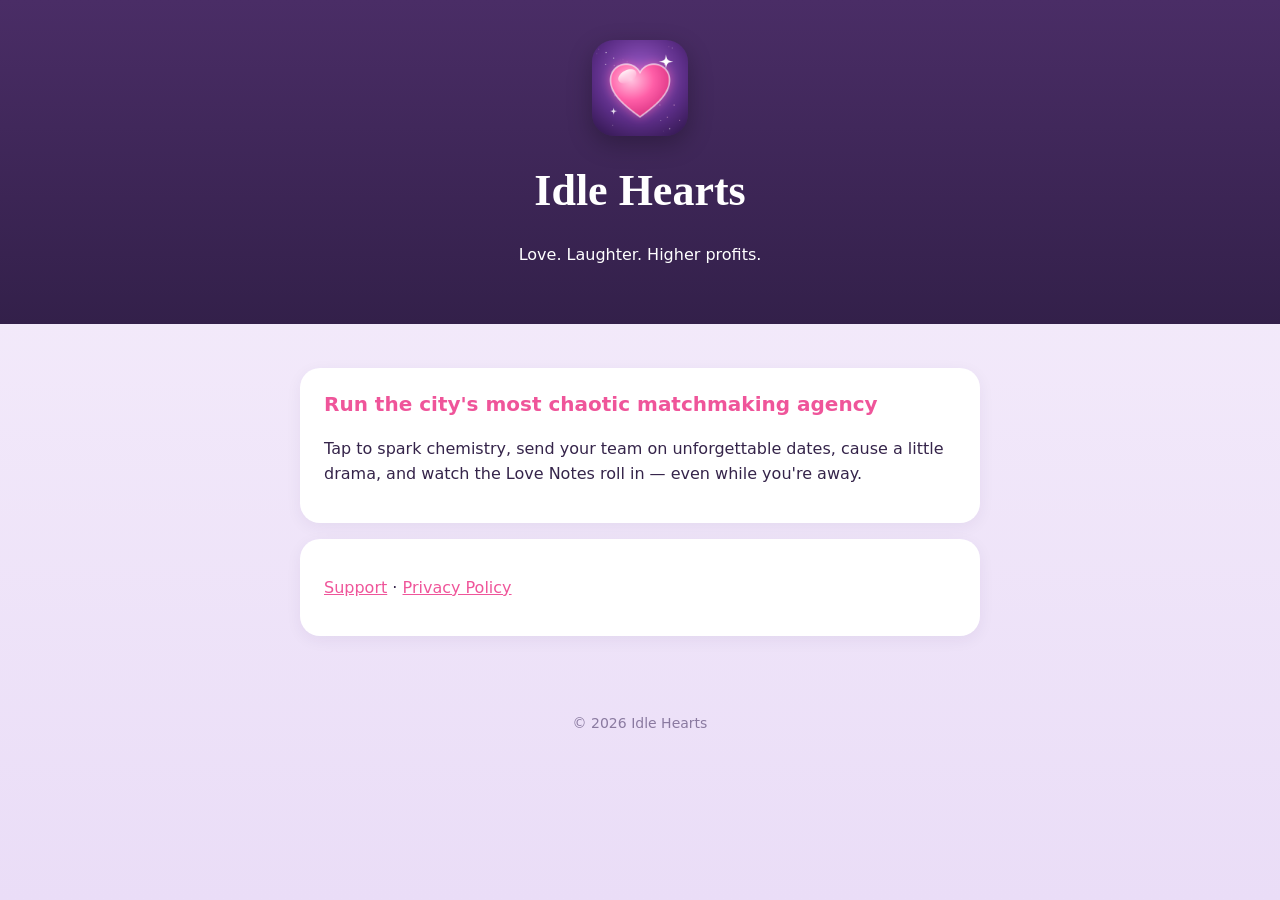
<file: docs/index.html>
<!doctype html><html lang="en"><head><meta charset="utf-8"><meta name="viewport" content="width=device-width,initial-scale=1">
<title>Idle Hearts</title><link rel="stylesheet" href="style.css"></head><body>
<header><img src="icon.png" alt="Idle Hearts icon"><h1>Idle Hearts</h1><p>Love. Laughter. Higher profits.</p></header>
<main>
<section><h2>Run the city's most chaotic matchmaking agency</h2><p>Tap to spark chemistry, send your team on unforgettable dates, cause a little drama, and watch the Love Notes roll in — even while you're away.</p></section>
<section><p><a href="support.html">Support</a> · <a href="privacy.html">Privacy Policy</a></p></section>
</main><footer>© 2026 Idle Hearts</footer></body></html>
</file>
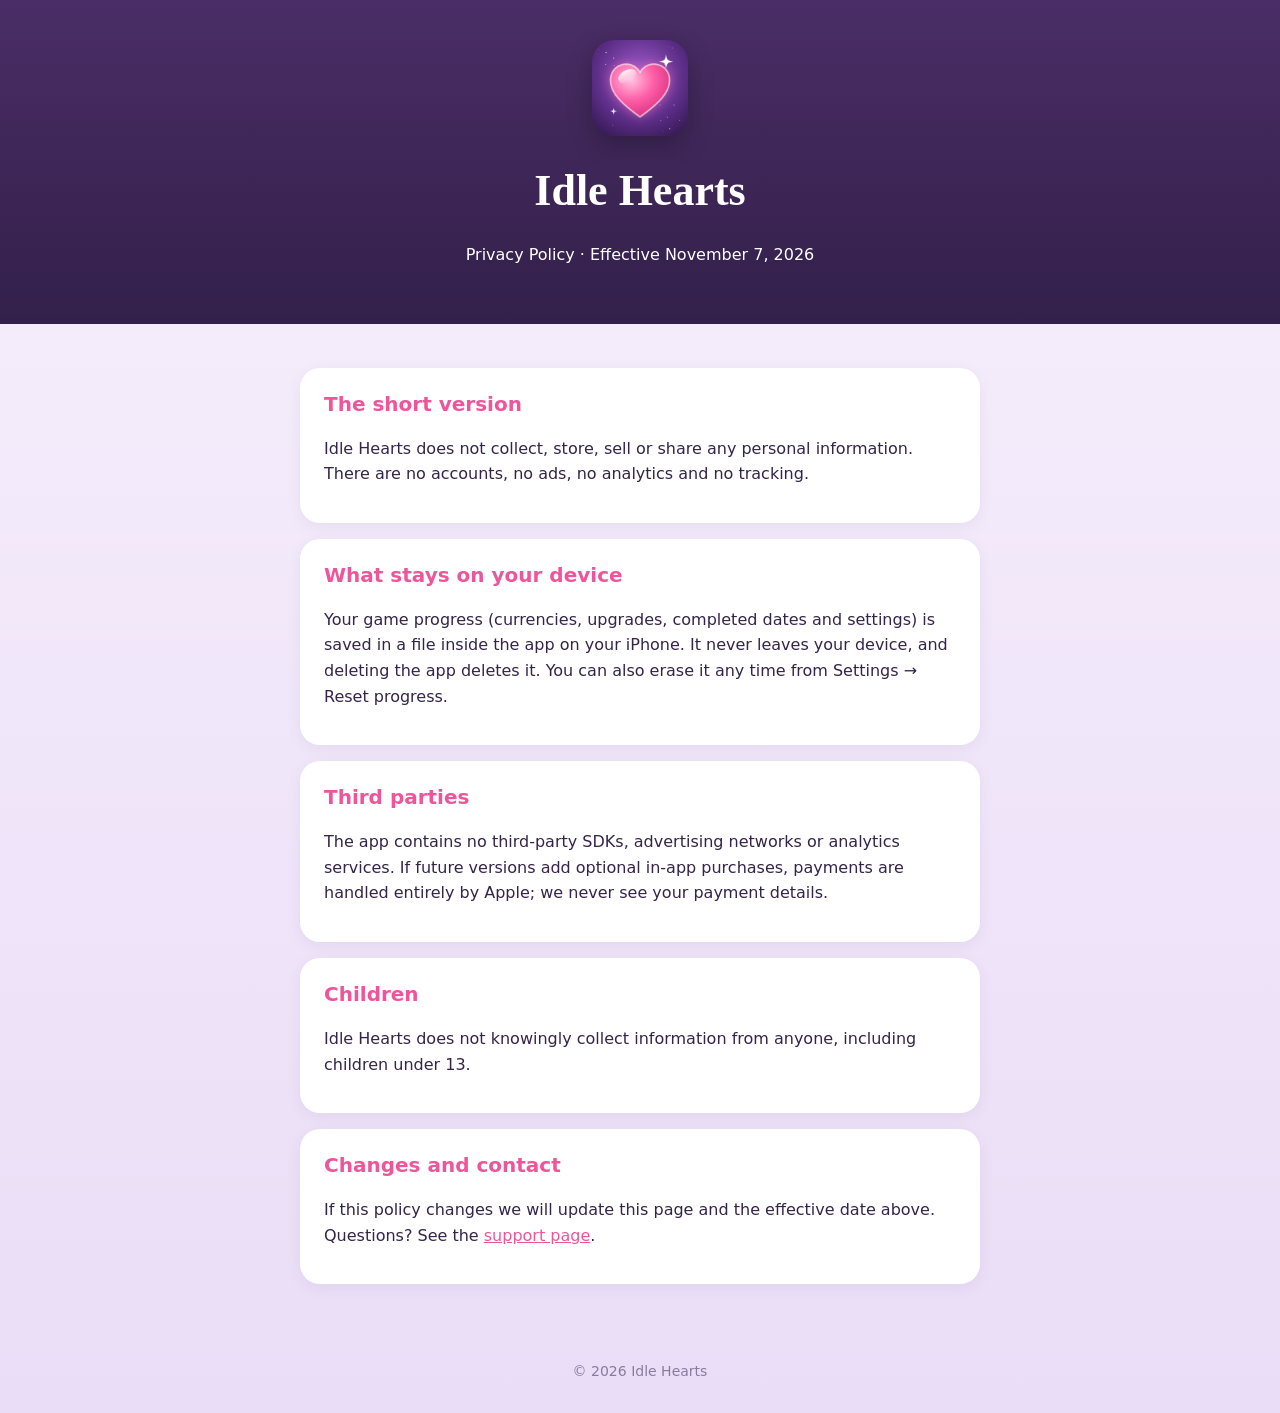
<file: docs/privacy.html>
<!doctype html><html lang="en"><head><meta charset="utf-8"><meta name="viewport" content="width=device-width,initial-scale=1">
<title>Idle Hearts — Privacy Policy</title><link rel="stylesheet" href="style.css"></head><body>
<header><img src="icon.png" alt="Idle Hearts icon"><h1>Idle Hearts</h1><p>Privacy Policy · Effective November 7, 2026</p></header>
<main>
<section><h2>The short version</h2><p>Idle Hearts does not collect, store, sell or share any personal information. There are no accounts, no ads, no analytics and no tracking.</p></section>
<section><h2>What stays on your device</h2><p>Your game progress (currencies, upgrades, completed dates and settings) is saved in a file inside the app on your iPhone. It never leaves your device, and deleting the app deletes it. You can also erase it any time from Settings → Reset progress.</p></section>
<section><h2>Third parties</h2><p>The app contains no third-party SDKs, advertising networks or analytics services. If future versions add optional in-app purchases, payments are handled entirely by Apple; we never see your payment details.</p></section>
<section><h2>Children</h2><p>Idle Hearts does not knowingly collect information from anyone, including children under 13.</p></section>
<section><h2>Changes and contact</h2><p>If this policy changes we will update this page and the effective date above. Questions? See the <a href="support.html">support page</a>.</p></section>
</main><footer>© 2026 Idle Hearts</footer></body></html>
</file>
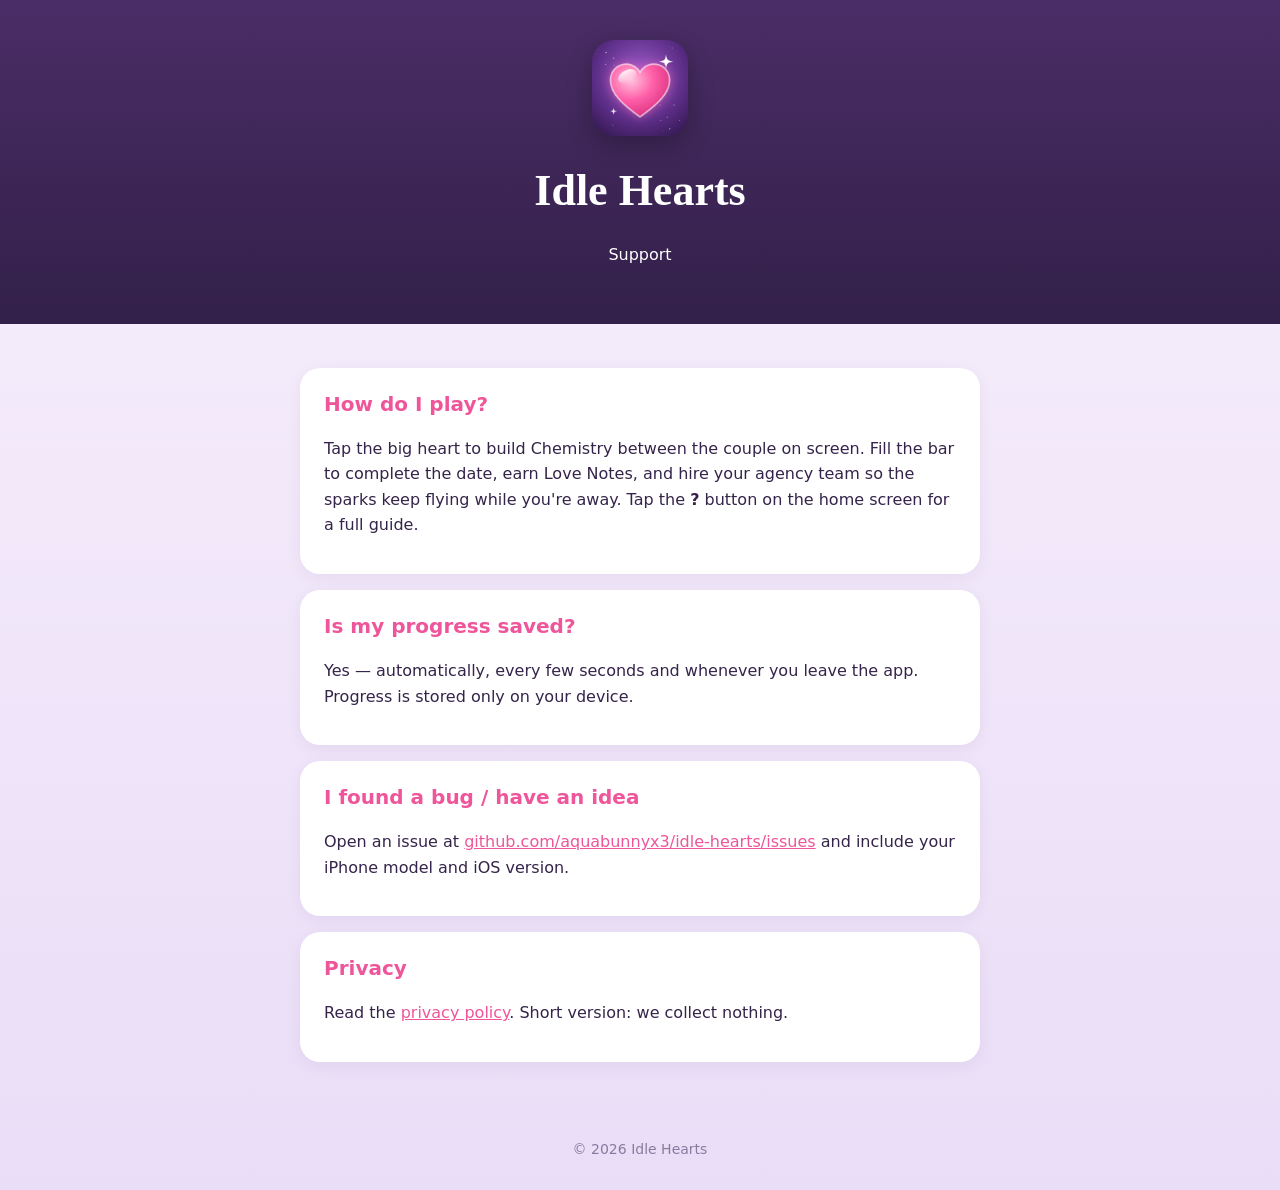
<file: docs/support.html>
<!doctype html><html lang="en"><head><meta charset="utf-8"><meta name="viewport" content="width=device-width,initial-scale=1">
<title>Idle Hearts — Support</title><link rel="stylesheet" href="style.css"></head><body>
<header><img src="icon.png" alt="Idle Hearts icon"><h1>Idle Hearts</h1><p>Support</p></header>
<main>
<section><h2>How do I play?</h2><p>Tap the big heart to build Chemistry between the couple on screen. Fill the bar to complete the date, earn Love Notes, and hire your agency team so the sparks keep flying while you're away. Tap the <b>?</b> button on the home screen for a full guide.</p></section>
<section><h2>Is my progress saved?</h2><p>Yes — automatically, every few seconds and whenever you leave the app. Progress is stored only on your device.</p></section>
<section><h2>I found a bug / have an idea</h2><p>Open an issue at <a href="https://github.com/aquabunnyx3/idle-hearts/issues">github.com/aquabunnyx3/idle-hearts/issues</a> and include your iPhone model and iOS version.</p></section>
<section><h2>Privacy</h2><p>Read the <a href="privacy.html">privacy policy</a>. Short version: we collect nothing.</p></section>
</main><footer>© 2026 Idle Hearts</footer></body></html>
</file>
<file: docs/style.css>
:root{--plum:#3b2452;--pink:#ef559a;--ink:#35244a;--soft:#8a7aa0}
*{box-sizing:border-box}body{margin:0;font-family:ui-rounded,-apple-system,"SF Pro Rounded",system-ui,sans-serif;color:var(--ink);background:linear-gradient(#f7f0fc,#eaddf7);min-height:100vh;line-height:1.6}
header{background:linear-gradient(#4a2d66,#33204a);color:#fff;text-align:center;padding:40px 20px}
header img{width:96px;height:96px;border-radius:22px;box-shadow:0 8px 24px #0004}
h1{font-family:"Snell Roundhand",cursive;font-size:44px;margin:12px 0 0}
main{max-width:720px;margin:0 auto;padding:28px 20px 60px}
section{background:#fff;border-radius:20px;padding:20px 24px;margin:16px 0;box-shadow:0 4px 16px #3b24520f}
h2{font-size:20px;margin:0 0 8px;color:var(--pink)}a{color:var(--pink)}footer{text-align:center;color:var(--soft);font-size:14px;padding-bottom:30px}
</file>
